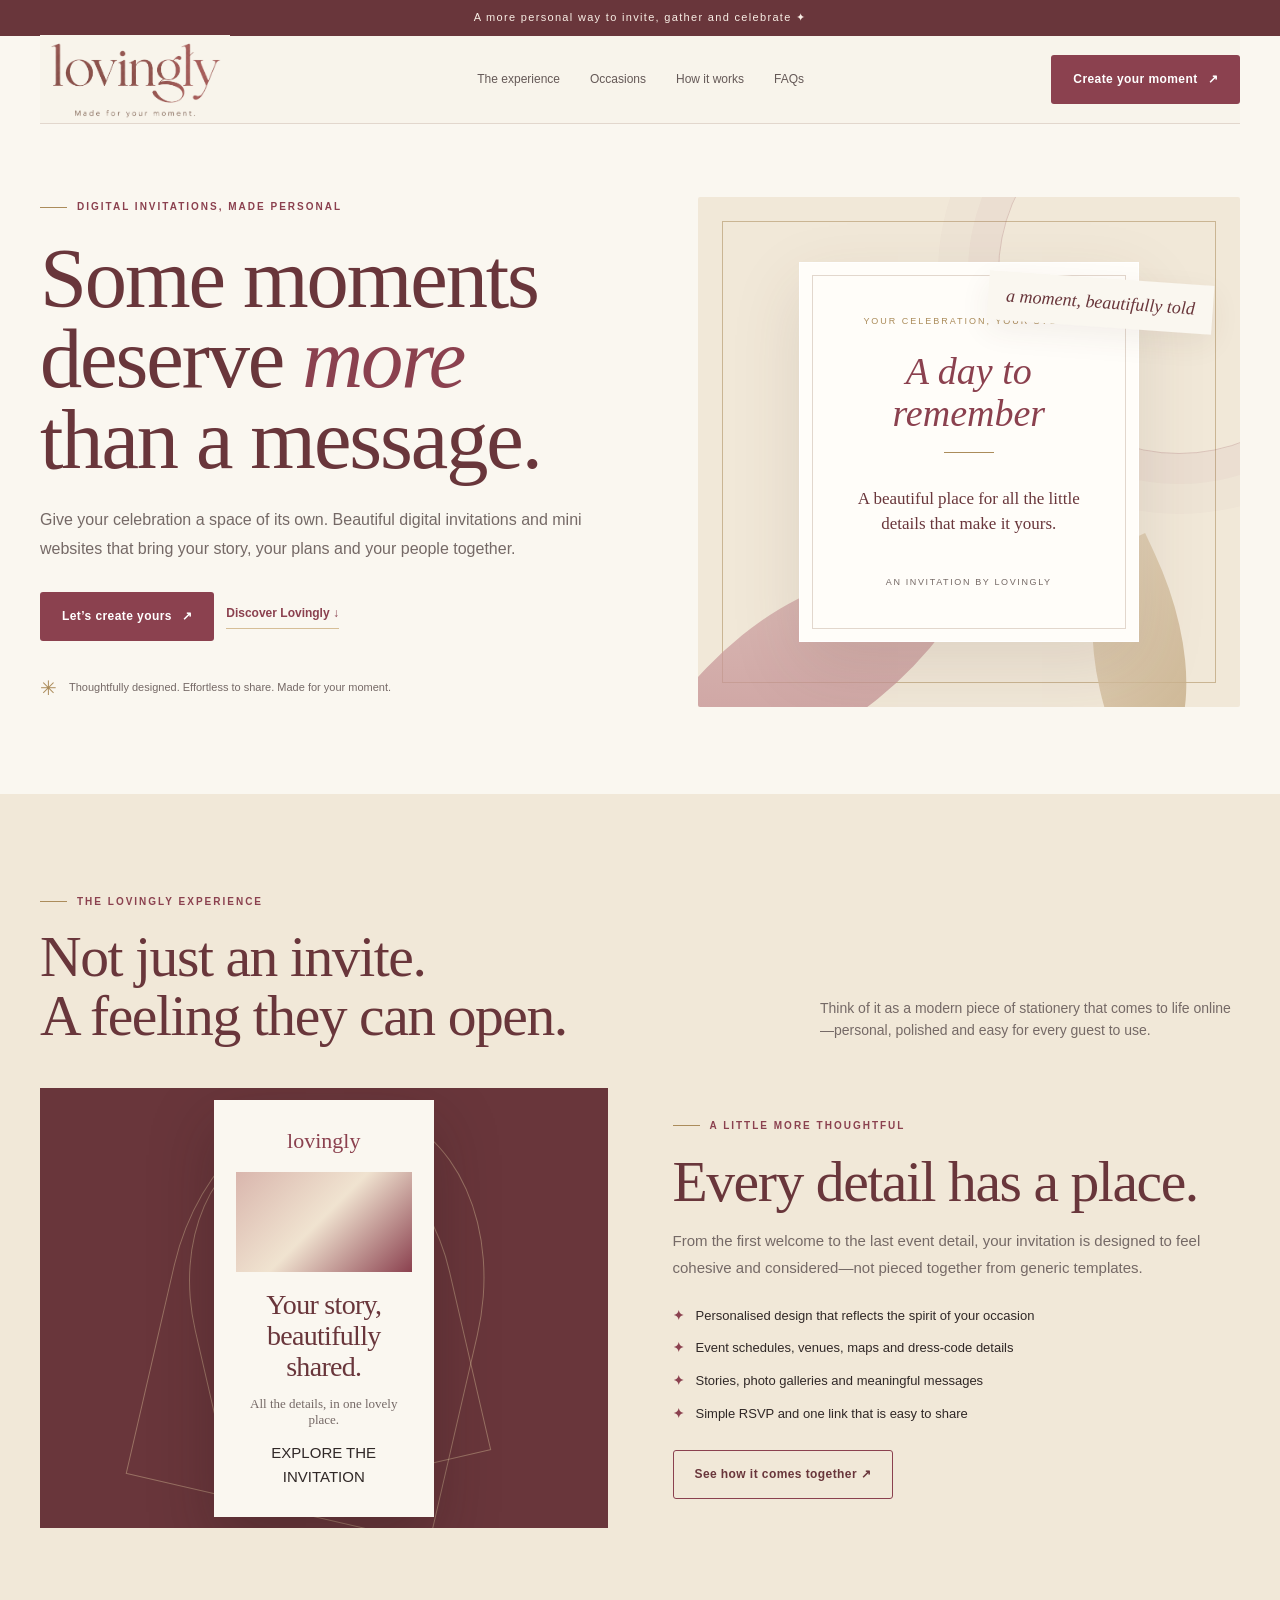
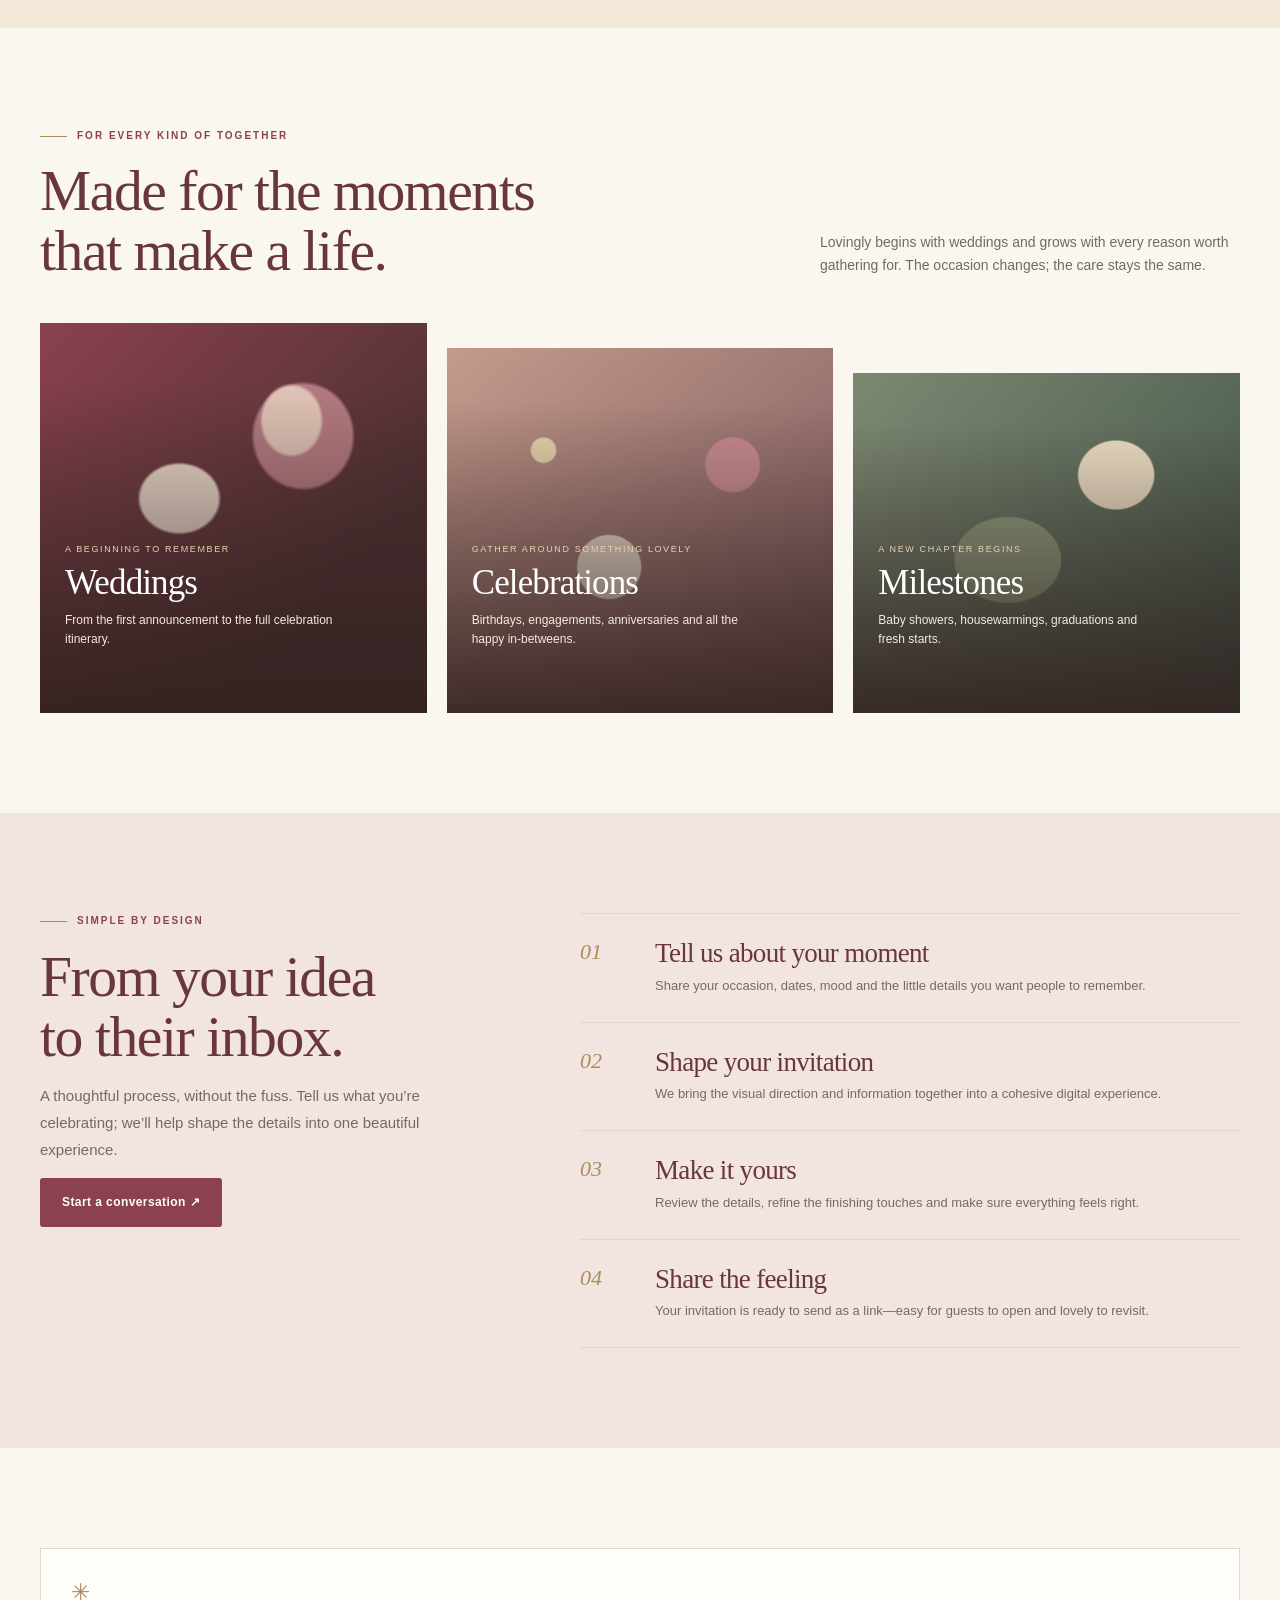
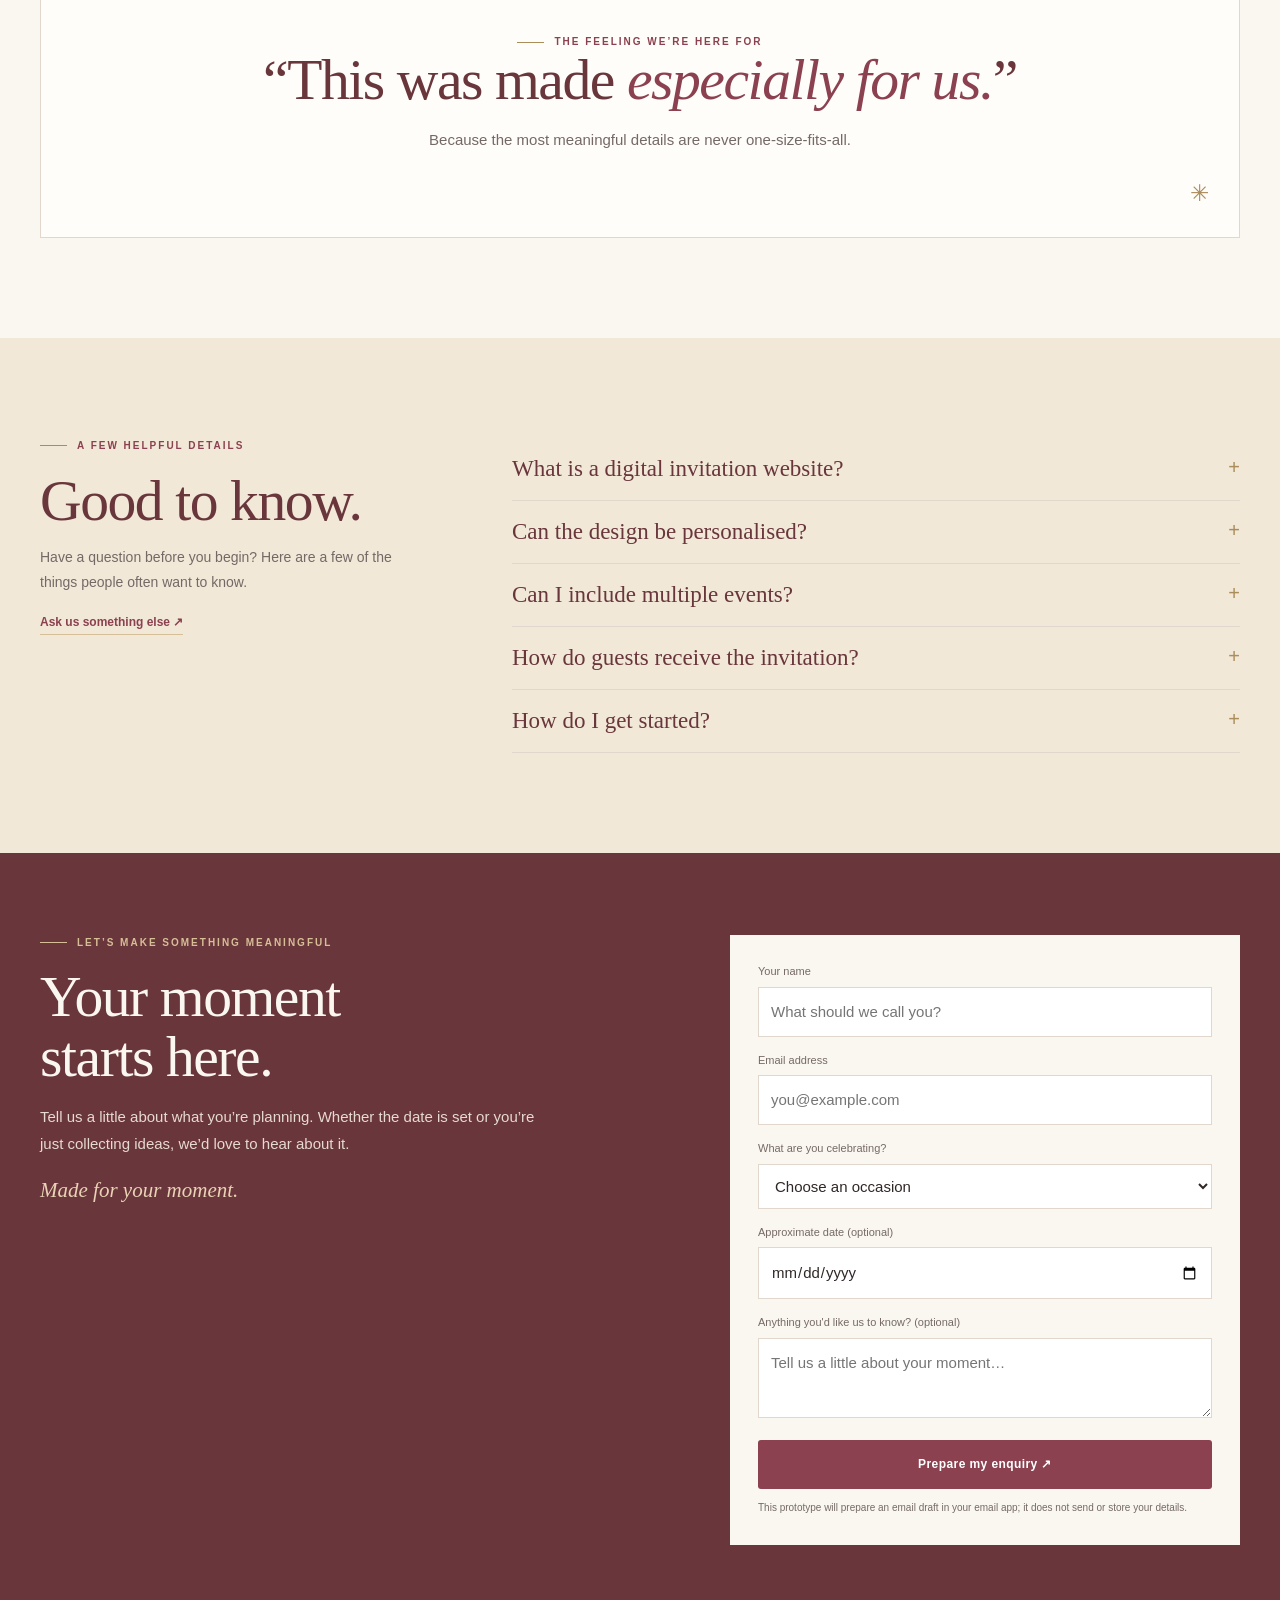
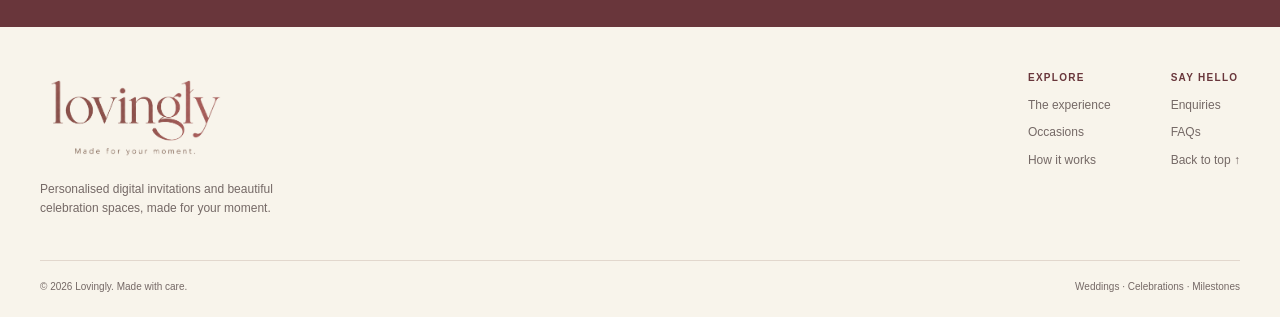
<file: index.html>
<!doctype html>
<html lang="en">
<head>
<meta charset="utf-8"><meta name="viewport" content="width=device-width, initial-scale=1"><meta name="theme-color" content="#FAF7F0">
<title>Lovingly — Made for your moment.</title><meta name="description" content="Personalised digital invitations and beautiful celebration websites, made for your moment.">
<style>
:root{--rose:#8B414F;--rose-dark:#69363B;--dusty:#BE8B91;--ivory:#FAF7F0;--cream:#F1E8D8;--champagne:#D6BE97;--gold:#AB8C5B;--ink:#302827;--muted:#756966;--line:#E2D7CD;--sage:#828C75;--white:#FFFDF9;--serif:Georgia,'Times New Roman',serif;--sans:'Avenir Next',Avenir,'Segoe UI',sans-serif}
*{box-sizing:border-box}html{scroll-behavior:smooth}body{margin:0;background:var(--ivory);color:var(--ink);font-family:var(--sans);font-size:15px;line-height:1.6}a{color:inherit;text-decoration:none}button,input,select,textarea{font:inherit}button,a{ -webkit-tap-highlight-color:transparent}.wrap{width:min(1200px,calc(100% - 48px));margin-inline:auto}.announcement{background:var(--rose-dark);color:#F8EEE5;text-align:center;font-size:11px;letter-spacing:.12em;padding:9px 15px}.nav{background:#F8F4EB;height:88px;display:flex;align-items:center;justify-content:space-between;gap:24px;border-bottom:1px solid var(--line)}.brand{display:flex;align-items:center;width:190px;flex-shrink:0}.brand img{display:block;width:100%;height:auto;background:#F8F4EB}.navlinks{display:flex;align-items:center;gap:30px;font-size:12px;color:#655957}.navlinks a:hover{color:var(--rose)}.navright{display:flex;align-items:center;gap:12px}.menu-toggle{display:none;border:1px solid var(--line);background:transparent;color:var(--rose-dark);border-radius:50%;width:42px;height:42px;font-size:20px}.btn{display:inline-flex;justify-content:center;align-items:center;gap:10px;padding:14px 21px;border:1px solid transparent;border-radius:3px;background:var(--rose);color:white;font-size:12px;font-weight:600;letter-spacing:.035em;transition:transform .2s,background .2s}.btn:hover{transform:translateY(-2px);background:var(--rose-dark)}.btn-outline{background:transparent;border-color:var(--rose);color:var(--rose-dark)}.btn-outline:hover{color:white}.text-link{font-size:12px;color:var(--rose);font-weight:700;border-bottom:1px solid var(--champagne);padding-bottom:5px}.eyebrow{display:flex;align-items:center;gap:10px;color:var(--rose);font-size:10px;font-weight:700;text-transform:uppercase;letter-spacing:.2em}.eyebrow:before{content:'';width:27px;height:1px;background:var(--gold)}h1,h2,h3,h4{font-family:var(--serif);font-weight:400;color:var(--rose-dark);margin:0;letter-spacing:-.025em}h1{font-size:clamp(56px,6.6vw,88px);line-height:.95}h2{font-size:clamp(40px,4.5vw,60px);line-height:1.04}h3{font-size:29px;line-height:1.1}.lead{font-size:16px;color:var(--muted);line-height:1.85;max-width:570px}.hero{display:grid;grid-template-columns:1.04fr .96fr;gap:70px;align-items:center;padding:70px 0 84px;min-height:670px}.hero-copy .eyebrow{margin-bottom:24px}.hero h1 em{font-weight:400;color:var(--rose);font-style:italic}.hero .lead{margin:25px 0 28px}.hero-actions{display:flex;flex-wrap:wrap;gap:12px;align-items:center}.trustline{display:flex;align-items:center;gap:12px;margin-top:31px;color:var(--muted);font-size:11px}.trustline .ornament{color:var(--gold);font-size:20px}.hero-art{min-height:510px;position:relative;background:var(--cream);overflow:hidden;display:grid;place-items:center;border-radius:2px}.hero-art:before{content:'';position:absolute;inset:24px;border:1px solid rgba(171,140,91,.55)}.hero-art:after{content:'';position:absolute;width:360px;height:360px;border-radius:50%;border:1px solid rgba(139,65,79,.22);right:-120px;top:-105px;box-shadow:0 0 0 30px rgba(139,65,79,.035),0 0 0 60px rgba(139,65,79,.025)}.petal{position:absolute;width:170px;height:280px;border-radius:90% 0 90% 0;transform:rotate(37deg);background:linear-gradient(145deg,#D7B4B1,#B87980);opacity:.72;left:5%;bottom:-100px}.petal.two{width:115px;height:220px;left:auto;right:8%;bottom:-60px;transform:rotate(-25deg);background:linear-gradient(145deg,#E6D6BC,#BDA178);opacity:.8}.art-card{position:relative;z-index:1;width:min(340px,76%);min-height:380px;background:var(--white);box-shadow:0 25px 65px #593a3020;display:flex;flex-direction:column;justify-content:center;align-items:center;text-align:center;padding:35px 30px;border:1px solid #fff}.art-card:before{content:'';position:absolute;inset:12px;border:1px solid var(--line);pointer-events:none}.art-card .mini{font-size:9px;letter-spacing:.22em;text-transform:uppercase;color:var(--gold)}.art-card .script{font:italic 38px/1.12 var(--serif);color:var(--rose);margin:22px 0 17px}.art-card .rule{width:50px;height:1px;background:var(--gold);margin:0 auto 17px}.art-card p{font:17px/1.45 var(--serif);color:var(--rose-dark);max-width:230px}.art-card .date{margin-top:22px;font-size:9px;letter-spacing:.18em;color:var(--muted);text-transform:uppercase}.floating-note{position:absolute;z-index:2;right:5%;top:16%;background:var(--ivory);padding:14px 18px;box-shadow:0 10px 30px #593a3012;font:italic 18px var(--serif);color:var(--rose-dark);transform:rotate(4deg)}.section{padding:100px 0}.section.cream{background:var(--cream)}.section.rosewash{background:#F2E5E1}.section-head{display:flex;align-items:end;justify-content:space-between;gap:35px;margin-bottom:42px}.section-head>div{max-width:680px}.section-head .eyebrow{margin-bottom:17px}.section-head p{max-width:420px;color:var(--muted);font-size:14px;margin:0 0 5px}.occasion-grid{display:grid;grid-template-columns:repeat(3,1fr);gap:20px}.occasion{position:relative;min-height:340px;overflow:hidden;padding:25px;display:flex;flex-direction:column;justify-content:flex-end;background:var(--rose-dark);color:white}.occasion:before{content:'';position:absolute;inset:0;background:linear-gradient(180deg,transparent 15%,#30201edb 100%);z-index:1}.occasion .texture{position:absolute;inset:0;transition:transform .5s}.occasion:hover .texture{transform:scale(1.05)}.occasion h3,.occasion p,.occasion .occasion-tag{position:relative;z-index:2;color:white}.occasion h3{font-size:35px;margin:8px 0}.occasion p{font-size:12px;max-width:270px;color:#F5E9DF;margin:0 0 14px}.occasion-tag{font-size:9px;letter-spacing:.18em;text-transform:uppercase;color:#E7D0AE!important}.texture.wedding{background:radial-gradient(ellipse at 65% 25%,#E3C6B9 0 8%,transparent 9%),radial-gradient(ellipse at 68% 29%,#B67B82 0 13%,transparent 14%),radial-gradient(ellipse at 36% 45%,#F0DFCF 0 11%,transparent 12%),linear-gradient(135deg,#8B414F,#4D3033 72%)}.texture.celebration{background:radial-gradient(circle at 25% 28%,#E8D4A9 0 3%,transparent 3.5%),radial-gradient(circle at 74% 32%,#C98C91 0 7%,transparent 7.5%),radial-gradient(circle at 42% 60%,#F2E5D5 0 10%,transparent 10.5%),linear-gradient(140deg,#C49A8B,#76545A)}.texture.milestone{background:radial-gradient(ellipse at 68% 30%,#E7D9BF 0 10%,transparent 10.5%),radial-gradient(ellipse at 40% 55%,#8C9A7C 0 16%,transparent 16.5%),linear-gradient(130deg,#7D8871,#3F5147)}.occasion:nth-child(2){margin-top:25px}.occasion:nth-child(3){margin-top:50px}.how-grid{display:grid;grid-template-columns:.8fr 1.2fr;gap:100px}.how-intro .eyebrow{margin-bottom:18px}.how-intro p{color:var(--muted);line-height:1.8}.steps{border-top:1px solid var(--line)}.step{display:grid;grid-template-columns:55px 1fr;gap:20px;padding:25px 0;border-bottom:1px solid var(--line)}.step-num{font:italic 22px var(--serif);color:var(--gold)}.step h3{font-size:27px;margin-bottom:7px}.step p{font-size:13px;color:var(--muted);margin:0;max-width:530px}.feature-band{display:grid;grid-template-columns:1fr 1fr;gap:65px;align-items:center}.feature-visual{min-height:440px;background:var(--rose-dark);position:relative;overflow:hidden;display:grid;place-items:center}.feature-visual:before{content:'';position:absolute;width:310px;height:410px;border:1px solid #D6BE9770;transform:rotate(13deg);border-radius:48% 48% 0 0}.feature-visual:after{content:'';position:absolute;width:260px;height:350px;border:1px solid #D6BE9770;transform:rotate(-13deg);border-radius:48% 48% 0 0}.phone{z-index:1;width:220px;min-height:330px;background:var(--ivory);padding:28px 22px;text-align:center;box-shadow:0 25px 60px #25171645}.phone .phone-brand{font:22px var(--serif);color:var(--rose)}.phone .photo-block{height:100px;margin:18px 0;background:linear-gradient(135deg,#D9B6AD,#F0E3D0 48%,#8B414F);position:relative}.phone h3{font-size:28px}.phone p{font:13px var(--serif);color:var(--muted)}.feature-copy .eyebrow{margin-bottom:18px}.feature-copy p{color:var(--muted);line-height:1.8}.feature-list{list-style:none;padding:0;margin:25px 0;display:grid;gap:12px}.feature-list li{display:flex;gap:12px;align-items:flex-start;font-size:13px}.check{color:var(--rose);font-weight:700}.quote-panel{padding:85px 30px;text-align:center;background:var(--white);border:1px solid var(--line);position:relative}.quote-panel:before,.quote-panel:after{content:'✳';position:absolute;color:var(--gold);font-size:23px}.quote-panel:before{top:25px;left:30px}.quote-panel:after{bottom:25px;right:30px}.quote-panel h2{max-width:760px;margin:0 auto 18px}.quote-panel p{color:var(--muted);margin:0}.faq-grid{display:grid;grid-template-columns:.7fr 1.3fr;gap:80px}.faq-grid .eyebrow{margin-bottom:17px}.faq-grid>div>p{color:var(--muted);font-size:14px;line-height:1.8}.faq details{border-bottom:1px solid var(--line);padding:18px 0}.faq summary{cursor:pointer;list-style:none;font:23px var(--serif);color:var(--rose-dark);display:flex;justify-content:space-between;gap:20px}.faq summary::-webkit-details-marker{display:none}.faq summary:after{content:'+';font:20px var(--sans);color:var(--gold)}.faq details[open] summary:after{content:'−'}.faq details p{color:var(--muted);font-size:13px;line-height:1.8;max-width:650px}.contact{background:var(--rose-dark);color:var(--ivory);padding:82px 0}.contact-grid{display:grid;grid-template-columns:1fr .85fr;gap:90px;align-items:start}.contact h2{color:var(--ivory);margin:16px 0}.contact p{color:#E7DAD0;max-width:500px;line-height:1.8}.contact .eyebrow{color:var(--champagne)}.contact .eyebrow:before{background:var(--champagne)}.contact-form{background:var(--ivory);color:var(--ink);padding:28px}.contact-form label{display:block;font-size:11px;color:var(--muted);margin-bottom:6px}.form-row{margin-bottom:15px}.contact-form input,.contact-form select,.contact-form textarea{width:100%;border:1px solid var(--line);background:white;padding:12px;color:var(--ink);outline-color:var(--rose);border-radius:0}.contact-form textarea{min-height:80px;resize:vertical}.contact-form .btn{width:100%;cursor:pointer}.form-note{font-size:10px!important;color:var(--muted)!important;margin:10px 0 0!important}.form-result{display:none;background:#E9EFE4;color:#34422E;padding:12px;font-size:12px;margin-top:12px}.footer{background:#F8F4EB;padding:45px 0 22px}.footer-top{display:flex;justify-content:space-between;gap:30px;padding-bottom:30px;border-bottom:1px solid var(--line)}.footer-brand{max-width:290px}.footer-brand img{width:190px;background:#F8F4EB}.footer-brand p{font-size:12px;color:var(--muted);max-width:240px}.footer-links{display:flex;gap:60px}.footer-links h4{font:700 10px var(--sans);letter-spacing:.13em;text-transform:uppercase;margin-bottom:13px}.footer-links a{display:block;font-size:12px;color:var(--muted);margin:8px 0}.footer-bottom{display:flex;justify-content:space-between;gap:20px;padding-top:18px;color:var(--muted);font-size:10px}.reveal{animation:fadeUp .7s ease both}@keyframes fadeUp{from{opacity:0;transform:translateY(14px)}to{opacity:1;transform:translateY(0)}}
@media(max-width:900px){.navlinks{gap:16px}.navright .btn{padding:12px 14px}.hero{gap:35px}.how-grid{gap:50px}.feature-band{gap:40px}.faq-grid{gap:40px}.contact-grid{gap:40px}.footer-links{gap:30px}}
@media(max-width:700px){.wrap{width:calc(100% - 32px)}.announcement{font-size:9px}.nav{height:72px}.brand{width:150px}.navlinks{display:none;position:absolute;z-index:10;left:0;right:0;top:120px;background:var(--ivory);padding:20px 24px;border-bottom:1px solid var(--line);flex-direction:column;align-items:flex-start;gap:18px}.navlinks.open{display:flex}.navright .btn{display:none}.menu-toggle{display:block}.hero{grid-template-columns:1fr;gap:35px;padding:53px 0 60px}.hero h1{font-size:clamp(53px,15vw,76px)}.hero .lead{font-size:14px}.hero-art{min-height:420px}.art-card{min-height:335px;width:75%;padding:28px 22px}.art-card .script{font-size:34px}.floating-note{right:4%;top:12%;font-size:15px}.section{padding:70px 0}.section-head{display:block;margin-bottom:30px}.section-head h2{margin-bottom:16px}.section-head p{margin-top:15px}.occasion-grid{grid-template-columns:1fr;gap:14px}.occasion{min-height:300px}.occasion:nth-child(2),.occasion:nth-child(3){margin-top:0}.how-grid,.feature-band,.faq-grid,.contact-grid{grid-template-columns:1fr;gap:38px}.how-intro h2,.feature-copy h2,.faq-grid h2{font-size:46px}.feature-visual{min-height:390px;order:2}.feature-copy{order:1}.quote-panel{padding:70px 22px}.quote-panel h2{font-size:43px}.contact{padding:68px 0}.contact-form{padding:22px}.footer-top{flex-direction:column}.footer-links{gap:45px}.footer-bottom{flex-direction:column;gap:8px}.listitem{grid-template-columns:95px 1fr}}
@media(prefers-reduced-motion:reduce){html{scroll-behavior:auto}*,*:before,*:after{animation:none!important;transition:none!important}}
</style></head><body>
<div class="announcement">A more personal way to invite, gather and celebrate <span aria-hidden="true">✦</span></div>
<header class="wrap nav"><a class="brand" href="#top" aria-label="Lovingly home"><img alt="Lovingly — Made for your moment" src="[data-uri]"></a><nav class="navlinks" id="navlinks"><a href="#experience">The experience</a><a href="#occasions">Occasions</a><a href="#how">How it works</a><a href="#faq">FAQs</a></nav><div class="navright"><a class="btn" href="#contact">Create your moment <span>↗</span></a><button class="menu-toggle" id="menuToggle" aria-label="Toggle navigation" aria-expanded="false">☰</button></div></header>
<main id="top">
<section class="wrap hero"><div class="hero-copy reveal"><div class="eyebrow">Digital invitations, made personal</div><h1>Some moments<br>deserve <em>more</em><br>than a message.</h1><p class="lead">Give your celebration a space of its own. Beautiful digital invitations and mini websites that bring your story, your plans and your people together.</p><div class="hero-actions"><a class="btn" href="#contact">Let’s create yours <span>↗</span></a><a class="text-link" href="#experience">Discover Lovingly ↓</a></div><div class="trustline"><span class="ornament">✳</span><span>Thoughtfully designed. Effortless to share. Made for your moment.</span></div></div><div class="hero-art"><div class="petal"></div><div class="petal two"></div><div class="floating-note">a moment, beautifully told</div><div class="art-card"><div class="mini">Your celebration, your story</div><div class="script">A day to<br>remember</div><div class="rule"></div><p>A beautiful place for all the little details that make it yours.</p><div class="date">An invitation by Lovingly</div></div></div></section>
<section class="section cream" id="experience"><div class="wrap"><div class="section-head"><div><div class="eyebrow">The Lovingly experience</div><h2>Not just an invite.<br>A feeling they can open.</h2></div><p>Think of it as a modern piece of stationery that comes to life online—personal, polished and easy for every guest to use.</p></div><div class="feature-band"><div class="feature-visual"><div class="phone"><div class="phone-brand">lovingly</div><div class="photo-block"></div><h3>Your story,<br>beautifully shared.</h3><p>All the details, in one lovely place.</p><div class="pill">EXPLORE THE INVITATION</div></div></div><div class="feature-copy"><div class="eyebrow">A little more thoughtful</div><h2>Every detail has a place.</h2><p>From the first welcome to the last event detail, your invitation is designed to feel cohesive and considered—not pieced together from generic templates.</p><ul class="feature-list"><li><span class="check">✦</span><span>Personalised design that reflects the spirit of your occasion</span></li><li><span class="check">✦</span><span>Event schedules, venues, maps and dress-code details</span></li><li><span class="check">✦</span><span>Stories, photo galleries and meaningful messages</span></li><li><span class="check">✦</span><span>Simple RSVP and one link that is easy to share</span></li></ul><a class="btn btn-outline" href="#how">See how it comes together ↗</a></div></div></div></section>
<section class="section" id="occasions"><div class="wrap"><div class="section-head"><div><div class="eyebrow">For every kind of together</div><h2>Made for the moments<br>that make a life.</h2></div><p>Lovingly begins with weddings and grows with every reason worth gathering for. The occasion changes; the care stays the same.</p></div><div class="occasion-grid"><a class="occasion" href="#contact"><div class="texture wedding"></div><div class="occasion-tag">A beginning to remember</div><h3>Weddings</h3><p>From the first announcement to the full celebration itinerary.</p><span class="text-link" style="color:#F7EADF;border-color:#D6BE97;width:max-content">Explore wedding invitations ↗</span></a><a class="occasion" href="#contact"><div class="texture celebration"></div><div class="occasion-tag">Gather around something lovely</div><h3>Celebrations</h3><p>Birthdays, engagements, anniversaries and all the happy in-betweens.</p><span class="text-link" style="color:#F7EADF;border-color:#D6BE97;width:max-content">Celebrate your way ↗</span></a><a class="occasion" href="#contact"><div class="texture milestone"></div><div class="occasion-tag">A new chapter begins</div><h3>Milestones</h3><p>Baby showers, housewarmings, graduations and fresh starts.</p><span class="text-link" style="color:#F7EADF;border-color:#D6BE97;width:max-content">Mark the moment ↗</span></a></div></div></section>
<section class="section rosewash" id="how"><div class="wrap how-grid"><div class="how-intro"><div class="eyebrow">Simple by design</div><h2>From your idea<br>to their inbox.</h2><p>A thoughtful process, without the fuss. Tell us what you’re celebrating; we’ll help shape the details into one beautiful experience.</p><a class="btn" href="#contact">Start a conversation ↗</a></div><div class="steps"><div class="step"><div class="step-num">01</div><div><h3>Tell us about your moment</h3><p>Share your occasion, dates, mood and the little details you want people to remember.</p></div></div><div class="step"><div class="step-num">02</div><div><h3>Shape your invitation</h3><p>We bring the visual direction and information together into a cohesive digital experience.</p></div></div><div class="step"><div class="step-num">03</div><div><h3>Make it yours</h3><p>Review the details, refine the finishing touches and make sure everything feels right.</p></div></div><div class="step"><div class="step-num">04</div><div><h3>Share the feeling</h3><p>Your invitation is ready to send as a link—easy for guests to open and lovely to revisit.</p></div></div></div></div></section>
<section class="section"><div class="wrap quote-panel"><div class="eyebrow" style="justify-content:center">The feeling we’re here for</div><h2>“This was made <em style="color:var(--rose);font-weight:400">especially for us.</em>”</h2><p>Because the most meaningful details are never one-size-fits-all.</p></div></section>
<section class="section cream" id="faq"><div class="wrap faq-grid"><div><div class="eyebrow">A few helpful details</div><h2>Good to know.</h2><p>Have a question before you begin? Here are a few of the things people often want to know.</p><a class="text-link" href="#contact">Ask us something else ↗</a></div><div class="faq"><details><summary>What is a digital invitation website?</summary><p>It’s a personalised web page for your celebration. Alongside the invitation, it can include your story, event schedule, venue details, map links, photos, RSVP and useful notes for guests.</p></details><details><summary>Can the design be personalised?</summary><p>Yes. The intention is to create an experience that feels connected to your occasion, using thoughtful typography, colour, imagery and the information that matters to you.</p></details><details><summary>Can I include multiple events?</summary><p>Absolutely. A celebration can include multiple functions, each with its own timing, location, dress code and details.</p></details><details><summary>How do guests receive the invitation?</summary><p>You can share the invitation link through WhatsApp, email, messages or social media. Guests can open it on their phones without needing to install an app.</p></details><details><summary>How do I get started?</summary><p>Send us a note through the enquiry form below. Tell us what you’re celebrating and roughly when, and we can take it from there.</p></details></div></div></section>
<section class="contact" id="contact"><div class="wrap contact-grid"><div><div class="eyebrow">Let’s make something meaningful</div><h2>Your moment<br>starts here.</h2><p>Tell us a little about what you’re planning. Whether the date is set or you’re just collecting ideas, we’d love to hear about it.</p><p style="font:italic 21px var(--serif);color:#E9D2B5">Made for your moment.</p></div><form class="contact-form" id="enquiryForm"><div class="form-row"><label for="name">Your name</label><input id="name" name="name" placeholder="What should we call you?" required></div><div class="form-row"><label for="email">Email address</label><input id="email" name="email" type="email" placeholder="you@example.com" required></div><div class="form-row"><label for="occasion">What are you celebrating?</label><select id="occasion" name="occasion" required><option value="">Choose an occasion</option><option>Wedding</option><option>Engagement</option><option>Birthday</option><option>Anniversary</option><option>Baby shower</option><option>Housewarming</option><option>Graduation</option><option>Something else</option></select></div><div class="form-row"><label for="date">Approximate date (optional)</label><input id="date" name="date" type="date"></div><div class="form-row"><label for="message">Anything you'd like us to know? (optional)</label><textarea id="message" name="message" placeholder="Tell us a little about your moment…"></textarea></div><button class="btn" type="submit">Prepare my enquiry ↗</button><p class="form-note">This prototype will prepare an email draft in your email app; it does not send or store your details.</p><div class="form-result" id="formResult" role="status"></div></form></div></section>
</main><footer class="footer"><div class="wrap"><div class="footer-top"><div class="footer-brand"><img alt="Lovingly — Made for your moment" src="[data-uri]"><p>Personalised digital invitations and beautiful celebration spaces, made for your moment.</p></div><div class="footer-links"><div><h4>Explore</h4><a href="#experience">The experience</a><a href="#occasions">Occasions</a><a href="#how">How it works</a></div><div><h4>Say hello</h4><a href="#contact">Enquiries</a><a href="#faq">FAQs</a><a href="#top">Back to top ↑</a></div></div></div><div class="footer-bottom"><span>© 2026 Lovingly. Made with care.</span><span>Weddings · Celebrations · Milestones</span></div></div></footer>
<script>
const toggle=document.getElementById('menuToggle');const nav=document.getElementById('navlinks');toggle.addEventListener('click',()=>{const open=nav.classList.toggle('open');toggle.setAttribute('aria-expanded',String(open));toggle.textContent=open?'×':'☰'});nav.querySelectorAll('a').forEach(a=>a.addEventListener('click',()=>{nav.classList.remove('open');toggle.setAttribute('aria-expanded','false');toggle.textContent='☰'}));
document.getElementById('enquiryForm').addEventListener('submit',e=>{e.preventDefault();const f=e.currentTarget;const v=Object.fromEntries(new FormData(f).entries());const subject=encodeURIComponent('Lovingly enquiry — '+v.occasion);const body=encodeURIComponent('Hello Lovingly,\n\nI would like to enquire about a digital invitation.\n\nName: '+v.name+'\nEmail: '+v.email+'\nOccasion: '+v.occasion+'\nApproximate date: '+(v.date||'Not decided')+'\n\nA little more: '+(v.message||'Not provided')+'\n\nThank you.');const result=document.getElementById('formResult');result.style.display='block';result.textContent='Your email draft is ready to open. If your email app does not open, please copy your details and contact Lovingly directly.';window.location.href='mailto:invite.lovingly@gmail.com?subject='+subject+'&body='+body;});
</script></body></html>
</file>
